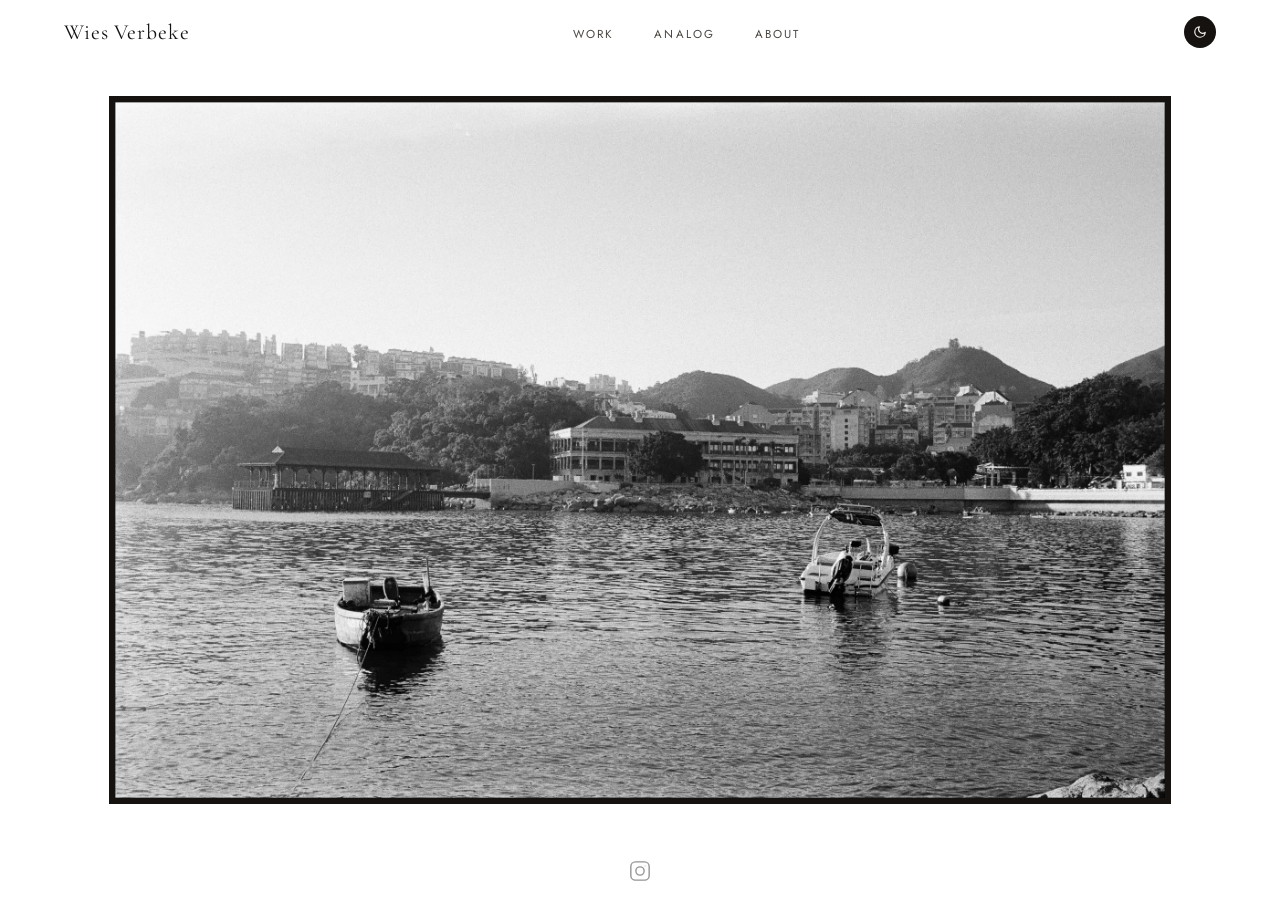
<file: index.html>
<!DOCTYPE html>
<html lang="en">
<head>
  <meta charset="UTF-8" />
  <script>try{var __t=localStorage.getItem('theme')||((window.matchMedia&&window.matchMedia('(prefers-color-scheme:dark)').matches)?'dark':'light');if(__t==='dark')document.documentElement.classList.add('dark');}catch(e){}</script>
  <meta name="viewport" content="width=device-width, initial-scale=1.0" />
  <title>Wies Verbeke — Photography</title>
    <link rel="stylesheet" href="style.css" />
    <link rel="stylesheet" href="fonts/fonts.css" />
    <link rel="icon" type="image/png" href="/favicon-96x96.png" sizes="96x96" />
    <link rel="icon" type="image/svg+xml" href="/favicon.svg" />
    <link rel="shortcut icon" href="/favicon.ico" />
    <link rel="apple-touch-icon" sizes="180x180" href="/apple-touch-icon.png" />
    <meta name="apple-mobile-web-app-title" content="Wies Verbeke" />
    <link rel="manifest" href="/site.webmanifest" />
    <link rel="preload" as="image" href="photos/IMG_3914.webp">
    <!-- ── SEO meta ── -->
  <meta name="description" content="Film photographer. Portfolio of street, landscape, and analog photography by Wies Verbeke." />
  <meta name="author" content="Wies Verbeke" />
  <link rel="canonical" href="https://wiesverbeke.com/" />

  <!-- ── Open Graph (Facebook, LinkedIn, WhatsApp, iMessage) ── -->
  <meta property="og:title" content="Wies Verbeke — Film Photographer" />
  <meta property="og:description" content="Film photographer. Portfolio of street, landscape, and analog photography by Wies Verbeke." />
  <meta property="og:image" content="https://wiesverbeke.com/photos/IMG_3914.webp" />
  <meta property="og:url" content="https://wiesverbeke.com/" />
  <meta property="og:type" content="website" />
  <meta property="og:site_name" content="Wies Verbeke" />

  <!-- ── Twitter Card ── -->
  <meta name="twitter:card" content="summary_large_image" />
  <meta name="twitter:title" content="Wies Verbeke — Film Photographer" />
  <meta name="twitter:description" content="Film photographer. Portfolio of street, landscape, and analog photography by Wies Verbeke." />
  <meta name="twitter:image" content="https://wiesverbeke.com/photos/IMG_3914.webp" />
  <script type="application/ld+json">
{
  "@context": "https://schema.org",
  "@type": "Person",
  "name": "Wies Verbeke",
  "jobTitle": "Film Photographer",
  "url": "https://wiesverbeke.com",
  "image": "https://wiesverbeke.com/photos/Trasher-cat-with-sunglasses.webp",
  "email": "wiesverbeke-photo@proton.me",
  "sameAs": [
    "https://www.instagram.com/wiesverbeke/"
  ]
}
  </script>
</head>
<body class="page-home">

  <!-- ── Navigation ── -->
  <nav class="nav">
    <a href="/" class="nav__logo">Wies Verbeke</a>
    <ul class="nav__links">
      <li><a href="/work">Work</a></li>
      <li><a href="/analog">Analog</a></li>
      <li><a href="/about">About</a></li>
    </ul>
      <button class="nav__toggle" id="nav-toggle" aria-label="Open menu" aria-expanded="false">
      <span class="nav__toggle-bar"></span>
      <span class="nav__toggle-bar"></span>
      <span class="nav__toggle-bar"></span>
    </button>
  </nav>

  <!-- ── MOBILE FULL-SCREEN MENU ── -->
  <div class="nav__mobile" id="nav-mobile">
    <a href="/work">Work</a>
    <a href="/analog">Analog</a>
    <a href="/about">About</a>
  </div>


  <!-- ── Centered Hero ── -->
  <main class="home-stage">
    <img
      class="home-photo"
      src="photos/IMG_3914.webp"
      alt="Two boats moored in a calm harbour, hillside city in the background"
      loading="eager"
    />
  </main>

  <!-- ── Instagram Footer ── -->
  <footer class="home-footer">
    <a href="https://www.instagram.com/wiesverbeke/" target="_blank" rel="noopener" aria-label="Instagram">
      <svg xmlns="http://www.w3.org/2000/svg" width="22" height="22" viewBox="0 0 24 24" fill="none" stroke="currentColor" stroke-width="1.5" stroke-linecap="round" stroke-linejoin="round">
        <rect x="2" y="2" width="20" height="20" rx="5" ry="5"/>
        <circle cx="12" cy="12" r="4.5"/>
        <circle cx="17.5" cy="6.5" r="0.5" fill="currentColor" stroke="none"/>
      </svg>
    </a>
  </footer>

  <script src="nav.js"></script>
  <script src="theme-toggle.js"></script>
</body>
</html>
</file>
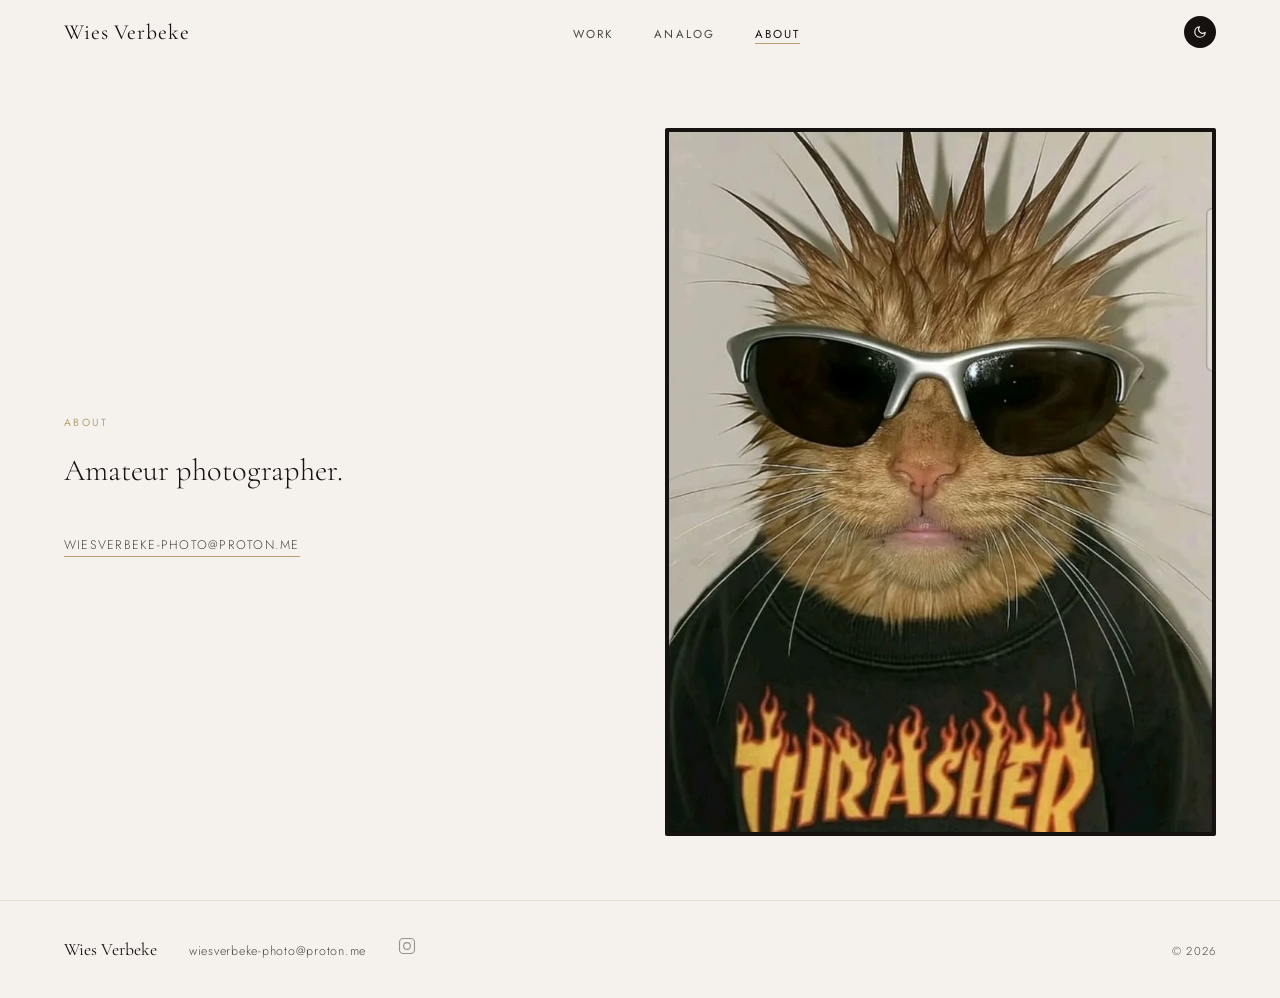
<file: about.html>
<!DOCTYPE html>
<html lang="en">
<head>
  <meta charset="UTF-8" />
  <script>try{var __t=localStorage.getItem('theme')||((window.matchMedia&&window.matchMedia('(prefers-color-scheme:dark)').matches)?'dark':'light');if(__t==='dark')document.documentElement.classList.add('dark');}catch(e){}</script>
  <meta name="viewport" content="width=device-width, initial-scale=1.0" />
  <title>About — Wies Verbeke</title>
  <link rel="stylesheet" href="style.css" />
  <link rel="stylesheet" href="fonts/fonts.css" />
    <link rel="icon" type="image/png" href="/favicon-96x96.png" sizes="96x96" />
    <link rel="icon" type="image/svg+xml" href="/favicon.svg" />
    <link rel="shortcut icon" href="/favicon.ico" />
    <link rel="apple-touch-icon" sizes="180x180" href="/apple-touch-icon.png" />
    <meta name="apple-mobile-web-app-title" content="Wies Verbeke" />
    <link rel="manifest" href="/site.webmanifest" />
    <!-- ── SEO meta ── -->
  <meta name="description" content="About Wies Verbeke, film photographer. Get in touch for collaborations and prints." />
  <meta name="author" content="Wies Verbeke" />
  <link rel="canonical" href="https://wiesverbeke.com/about" />

  <!-- ── Open Graph (Facebook, LinkedIn, WhatsApp, iMessage) ── -->
  <meta property="og:title" content="About — Wies Verbeke" />
  <meta property="og:description" content="About Wies Verbeke, film photographer. Get in touch for collaborations and prints." />
  <meta property="og:image" content="https://wiesverbeke.com/photos/Trasher-cat-with-sunglasses.webp" />
  <meta property="og:url" content="https://wiesverbeke.com/about" />
  <meta property="og:type" content="website" />
  <meta property="og:site_name" content="Wies Verbeke" />

  <!-- ── Twitter Card ── -->
  <meta name="twitter:card" content="summary_large_image" />
  <meta name="twitter:title" content="About — Wies Verbeke" />
  <meta name="twitter:description" content="About Wies Verbeke, film photographer. Get in touch for collaborations and prints." />
  <meta name="twitter:image" content="https://wiesverbeke.com/photos/Trasher-cat-with-sunglasses.webp" />
  <script type="application/ld+json">
{
  "@context": "https://schema.org",
  "@type": "Person",
  "name": "Wies Verbeke",
  "jobTitle": "Film Photographer",
  "url": "https://wiesverbeke.com",
  "image": "https://wiesverbeke.com/photos/Trasher-cat-with-sunglasses.webp",
  "email": "wiesverbeke-photo@proton.me",
  "sameAs": [
    "https://www.instagram.com/wiesverbeke/"
  ]
}
  </script>
</head>
<body class="page-about">

  <!-- ── Navigation ── -->
  <nav class="nav">
    <a href="/" class="nav__logo">Wies Verbeke</a>
    <ul class="nav__links">
      <li><a href="/work">Work</a></li>
      <li><a href="/analog">Analog</a></li>
      <li><a href="/about" class="nav__active">About</a></li>
    </ul>
      <button class="nav__toggle" id="nav-toggle" aria-label="Open menu" aria-expanded="false">
      <span class="nav__toggle-bar"></span>
      <span class="nav__toggle-bar"></span>
      <span class="nav__toggle-bar"></span>
    </button>
  </nav>

  <!-- ── MOBILE FULL-SCREEN MENU ── -->
  <div class="nav__mobile" id="nav-mobile">
    <a href="/work">Work</a>
    <a href="/analog">Analog</a>
    <a href="/about">About</a>
  </div>


  <!-- ── About ── -->
  <main class="about">
    <div class="about__inner">
      <p class="eyebrow">About</p>
      <p class="about__text">
        Amateur photographer.
      </p>
      <a class="about__contact" href="mailto:wiesverbeke-photo@proton.me">wiesverbeke-photo@proton.me</a>
    </div>
    <div class="about__photo">
      <img src="photos/Trasher-cat-with-sunglasses.webp" alt="Portrait of Wies Verbeke" class="about__portrait" />
    </div>
  </main>

  <!-- ── Footer ── -->
  <footer class="footer">
    <div class="footer__inner">
      <p class="footer__name">Wies Verbeke</p>
      <a class="footer__email" href="mailto:wiesverbeke-photo@proton.me">wiesverbeke-photo@proton.me</a>
      <a href="https://www.instagram.com/wiesverbeke/" target="_blank" rel="noopener" aria-label="Instagram" class="footer__instagram">
        <svg xmlns="http://www.w3.org/2000/svg" width="18" height="18" viewBox="0 0 24 24" fill="none" stroke="currentColor" stroke-width="1.5" stroke-linecap="round" stroke-linejoin="round">
          <rect x="2" y="2" width="20" height="20" rx="5" ry="5"/>
          <circle cx="12" cy="12" r="4.5"/>
          <circle cx="17.5" cy="6.5" r="0.5" fill="currentColor" stroke="none"/>
        </svg>
      </a>
      <p class="footer__copy">&copy; 2026</p>
    </div>
  </footer>

  <script src="nav.js"></script>
  <script src="theme-toggle.js"></script>
</body>
</html>
</file>
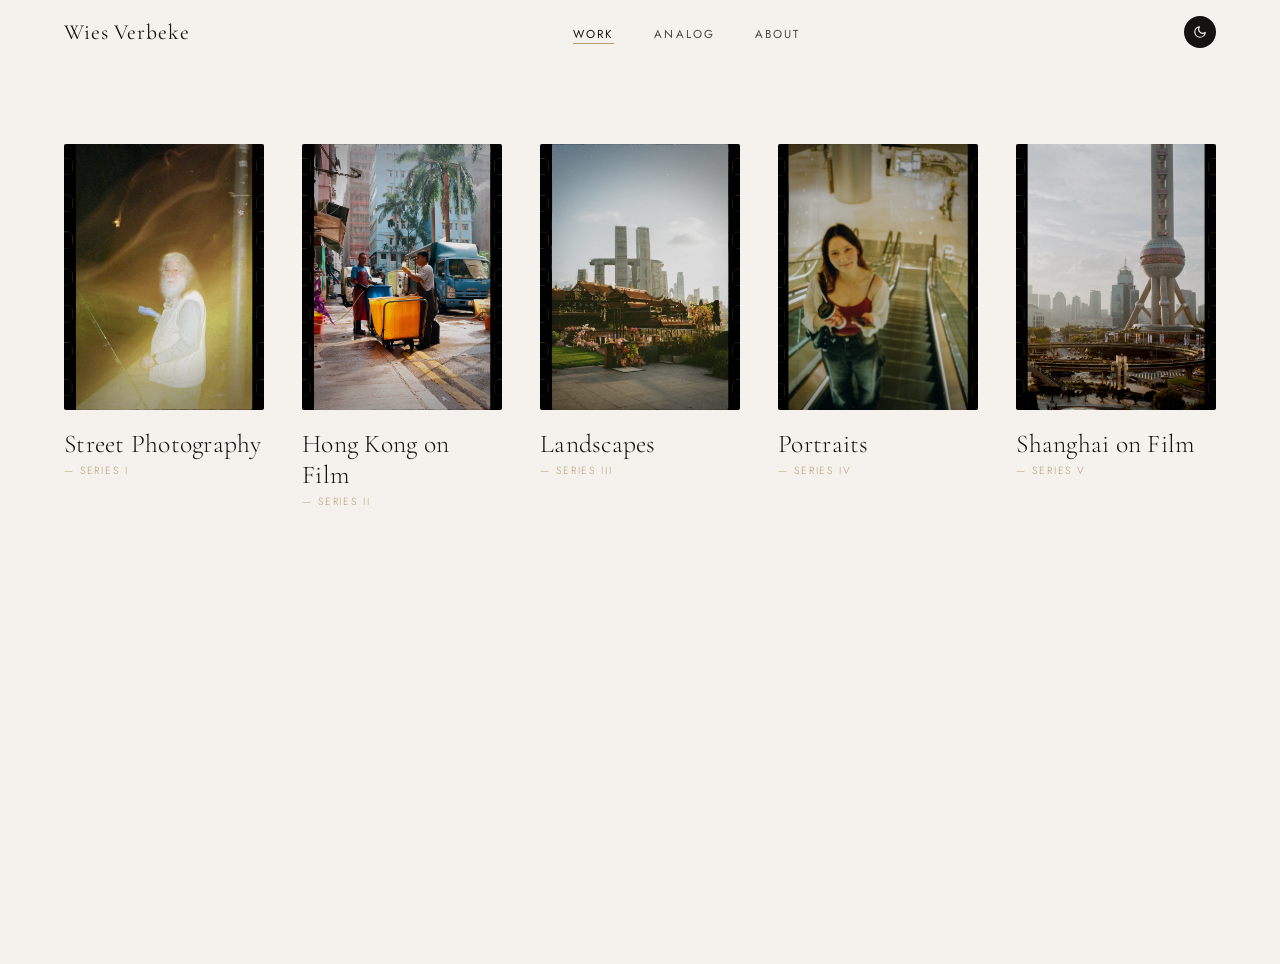
<file: work.html>
<!DOCTYPE html>
<html lang="en">
<head>
  <meta charset="UTF-8" />
  <script>try{var __t=localStorage.getItem('theme')||((window.matchMedia&&window.matchMedia('(prefers-color-scheme:dark)').matches)?'dark':'light');if(__t==='dark')document.documentElement.classList.add('dark');}catch(e){}</script>
  <meta name="viewport" content="width=device-width, initial-scale=1.0" />
  <title>Work — Wies Verbeke</title>
  <link rel="stylesheet" href="style.css" />
  <link rel="stylesheet" href="fonts/fonts.css" />
    <link rel="icon" type="image/png" href="/favicon-96x96.png" sizes="96x96" />
    <link rel="icon" type="image/svg+xml" href="/favicon.svg" />
    <link rel="shortcut icon" href="/favicon.ico" />
    <link rel="apple-touch-icon" sizes="180x180" href="/apple-touch-icon.png" />
    <meta name="apple-mobile-web-app-title" content="Wies Verbeke" />
    <link rel="manifest" href="/site.webmanifest" />
  <!-- ── SEO meta ── -->
  <meta name="description" content="Photography projects by Wies Verbeke: street photography, Hong Kong on film, landscapes, portraits, and Shanghai — all shot on film." />
  <meta name="author" content="Wies Verbeke" />
  <link rel="canonical" href="https://wiesverbeke.com/work" />

  <!-- ── Open Graph (Facebook, LinkedIn, WhatsApp, iMessage) ── -->
  <meta property="og:title" content="Work — Wies Verbeke" />
  <meta property="og:description" content="Photography projects by Wies Verbeke: street photography, Hong Kong on film, landscapes, portraits, and Shanghai — all shot on film." />
  <meta property="og:image" content="https://wiesverbeke.com/photos/50y-Jubileum-34_copy.webp" />
  <meta property="og:url" content="https://wiesverbeke.com/work" />
  <meta property="og:type" content="website" />
  <meta property="og:site_name" content="Wies Verbeke" />

  <!-- ── Twitter Card ── -->
  <meta name="twitter:card" content="summary_large_image" />
  <meta name="twitter:title" content="Work — Wies Verbeke" />
  <meta name="twitter:description" content="Photography projects by Wies Verbeke: street photography, Hong Kong on film, landscapes, portraits, and Shanghai — all shot on film." />
  <meta name="twitter:image" content="https://wiesverbeke.com/photos/50y-Jubileum-34_copy.webp" />
  <script type="application/ld+json">
{
  "@context": "https://schema.org",
  "@type": "Person",
  "name": "Wies Verbeke",
  "jobTitle": "Film Photographer",
  "url": "https://wiesverbeke.com",
  "image": "https://wiesverbeke.com/photos/Trasher-cat-with-sunglasses.webp",
  "email": "wiesverbeke-photo@proton.me",
  "sameAs": [
    "https://www.instagram.com/wiesverbeke/"
  ]
}
  </script>
  <script type="application/ld+json">
{
  "@context": "https://schema.org",
  "@type": "CollectionPage",
  "name": "Work — Wies Verbeke",
  "description": "Photography projects by Wies Verbeke: street photography, Hong Kong on film, landscapes, portraits, and Shanghai — all shot on film.",
  "url": "https://wiesverbeke.com/work",
  "author": {
    "@type": "Person",
    "name": "Wies Verbeke"
  }
}
  </script>
  </head>
<body class="page-work">

  <nav class="nav">
    <a href="/" class="nav__logo">Wies Verbeke</a>
    <ul class="nav__links">
      <li><a href="/work" class="nav__active">Work</a></li>
      <li><a href="/analog">Analog</a></li>
      <li><a href="/about">About</a></li>
    </ul>
      <button class="nav__toggle" id="nav-toggle" aria-label="Open menu" aria-expanded="false">
      <span class="nav__toggle-bar"></span>
      <span class="nav__toggle-bar"></span>
      <span class="nav__toggle-bar"></span>
    </button>
  </nav>

  <!-- ── MOBILE FULL-SCREEN MENU ── -->
  <div class="nav__mobile" id="nav-mobile">
    <a href="/work">Work</a>
    <a href="/analog">Analog</a>
    <a href="/about">About</a>
  </div>


  <main class="projects">

    <a class="project" href="/project-street">
      <div class="project__cover">
        <img src="photos/50y-Jubileum-34_copy.webp" alt="Street photography cover" />
        <div class="project__overlay">
          <span class="project__cta">View project →</span>
        </div>
      </div>
      <div class="project__meta">
        <h2 class="project__title">Street Photography</h2>
        <span class="project__count">— Series I</span>
      </div>
    </a>

    <a class="project" href="/project-hongkong">
      <div class="project__cover">
        <img src="photos/IMG_3066_2.webp" alt="Hong Kong on film cover" />
        <div class="project__overlay">
          <span class="project__cta">View project →</span>
        </div>
      </div>
      <div class="project__meta">
        <h2 class="project__title">Hong Kong on Film</h2>
        <span class="project__count">— Series II</span>
      </div>
    </a>

    <a class="project" href="/project-landscapes">
      <div class="project__cover">
        <img src="photos/1758190450-25276400-2_copy.webp" alt="Landscapes cover" />
        <div class="project__overlay">
          <span class="project__cta">View project →</span>
        </div>
      </div>
      <div class="project__meta">
        <h2 class="project__title">Landscapes</h2>
        <span class="project__count">— Series III</span>
      </div>
    </a>

    <a class="project" href="/project-portraits">
      <div class="project__cover project__cover--placeholder">
        <img src="photos/1758190356-50958100.webp" alt="Portraits cover" />
        <div class="project__overlay">
          <span class="project__cta">View project →</span>
        </div>
      </div>
      <div class="project__meta">
        <h2 class="project__title">Portraits</h2>
        <span class="project__count">— Series IV</span>
      </div>
    </a>

    <a class="project" href="/project-shanghai">
      <div class="project__cover">
        <img src="photos/shanghai_005_copy.webp" alt="Shanghai on Film cover" />
        <div class="project__overlay">
          <span class="project__cta">View project →</span>
        </div>
      </div>
      <div class="project__meta">
        <h2 class="project__title">Shanghai on Film</h2>
        <span class="project__count">— Series V</span>
      </div>
    </a>

  </main>

  <script src="nav.js"></script>
  <script src="theme-toggle.js"></script>
</body>
</html>
</file>
<file: fonts/fonts.css>
/* ─────────────────────────────────────────────────────────────────────
   Self-hosted fonts
   Place this file at fonts/fonts.css and link it from each HTML page:
       <link rel="stylesheet" href="fonts/fonts.css" />
   instead of the Google Fonts <link>.
   ───────────────────────────────────────────────────────────────────── */

/* ── Cormorant Garamond ── */

@font-face {
  font-family: 'Cormorant Garamond';
  font-style: normal;
  font-weight: 300;
  font-display: swap;
  src: url('cormorant-garamond-v21-latin-300.woff2') format('woff2');
}

@font-face {
  font-family: 'Cormorant Garamond';
  font-style: normal;
  font-weight: 400;
  font-display: swap;
  src: url('cormorant-garamond-v21-latin-regular.woff2') format('woff2');
}

@font-face {
  font-family: 'Cormorant Garamond';
  font-style: italic;
  font-weight: 300;
  font-display: swap;
  src: url('cormorant-garamond-v21-latin-300italic.woff2') format('woff2');
}

/* ── Jost ── */

@font-face {
  font-family: 'Jost';
  font-style: normal;
  font-weight: 300;
  font-display: swap;
  src: url('jost-v20-latin-300.woff2') format('woff2');
}

@font-face {
  font-family: 'Jost';
  font-style: normal;
  font-weight: 400;
  font-display: swap;
  src: url('jost-v20-latin-regular.woff2') format('woff2');
}
</file>
<file: style.css>
/* ─────────────────────────────────────────
   WIES VERBEKE — style.css
   Pages: index · work · project · about
   + Gallery + Lightbox
───────────────────────────────────────── */

/* ── Variables ── */
:root {
  --cream:      #f5f2ee;
  --ink:        #151210;
  --ink-light:  #4a4540;
  --gold:       #b89d72;
  --gap:        clamp(0.6rem, 1.2vw, 1rem);
  --radius:     2px;

  --font-display: 'Cormorant Garamond', Georgia, serif;
  --font-ui:      'Jost', 'Helvetica Neue', sans-serif;

  --nav-h: 64px;
  --ease:  cubic-bezier(0.4, 0, 0.2, 1);
  --t:     0.35s;

  --photo-border: #151210;  /* black border in light mode */
}

/* ── Reset ── */
*, *::before, *::after { box-sizing: border-box; margin: 0; padding: 0; }
html { scroll-behavior: smooth; }

body {
  background: var(--cream);
  color: var(--ink);
  font-family: var(--font-ui);
  font-weight: 300;
  -webkit-font-smoothing: antialiased;
  overflow-x: hidden;
  min-height: 100svh;
}

img { display: block; max-width: 100%; height: auto; }
a   { color: inherit; text-decoration: none; }
ul  { list-style: none; }

/* ── Navigation ── */
.nav {
  position: fixed;
  inset: 0 0 auto 0;
  z-index: 100;
  height: var(--nav-h);
  display: flex;
  align-items: center;
  justify-content: space-between;
  padding: 0 clamp(1.5rem, 5vw, 4rem);
  background: transparent;
  border-bottom: none;
}

.nav__logo {
  font-family: var(--font-display);
  font-size: 1.35rem;
  font-weight: 400;
  letter-spacing: 0.04em;
  color: var(--ink);
}

.nav__links {
  display: flex;
  gap: 2.5rem;
}

.nav__links a {
  font-family: var(--font-ui);
  font-size: 0.72rem;
  font-weight: 400;
  letter-spacing: 0.18em;
  text-transform: uppercase;
  color: var(--ink-light);
  position: relative;
  padding-bottom: 2px;
  transition: color var(--t) var(--ease);
}

.nav__links a::after {
  content: '';
  position: absolute;
  left: 0; bottom: 0;
  width: 0; height: 1px;
  background: var(--gold);
  transition: width var(--t) var(--ease);
}

.nav__links a:hover,
.nav__links a.nav__active { color: var(--ink); }
.nav__links a:hover::after,
.nav__links a.nav__active::after { width: 100%; }

/* ══════════════════════════════════════
   HOME PAGE
══════════════════════════════════════ */
.page-home {
  background: #fff;
  display: flex;
  flex-direction: column;
  min-height: 100svh;
}


.home-stage {
  flex: 1;
  display: flex;
  align-items: center;
  justify-content: center;
  padding: calc(var(--nav-h) + 2rem) clamp(2rem, 8vw, 8rem) 2rem;
}

.home-photo {
  display: block;
  max-width: 100%;
  max-height: calc(100svh - var(--nav-h) - 8rem);
  width: auto;
  height: auto;
  object-fit: contain;
  border: 6px solid var(--photo-border);
  animation: photoReveal 1.2s var(--ease) forwards;
  opacity: 0;
}

@keyframes photoReveal {
  from { opacity: 0; transform: translateY(12px); }
  to   { opacity: 1; transform: translateY(0); }
}

.home-footer {
  display: flex;
  justify-content: center;
  padding: 1.5rem;
}

.home-footer a {
  color: var(--ink);
  opacity: 0.45;
  transition: opacity var(--t) var(--ease);
}
.home-footer a:hover { opacity: 1; }

/* ══════════════════════════════════════
   WORK PAGE — Project Cards
══════════════════════════════════════ */
.projects {
  display: flex;
  align-items: flex-start;
  gap: clamp(1.5rem, 3vw, 3rem);
  padding: calc(var(--nav-h) + 5rem) clamp(1.5rem, 5vw, 4rem) 5rem;
  min-height: 100svh;
}

.project {
  flex: 1;
  display: flex;
  flex-direction: column;
  gap: 1.1rem;
  cursor: pointer;
}

.project__cover {
  position: relative;
  aspect-ratio: 3 / 4;
  overflow: hidden;
  border-radius: var(--radius);
  background: #e8e4de;
}

.project__cover img {
  width: 100%; height: 100%;
  object-fit: cover;
  transition: transform 0.8s var(--ease), filter 0.8s var(--ease);
  filter: brightness(0.92);
}

.project:hover .project__cover img {
  transform: scale(1.05);
  filter: brightness(0.75);
}

.project__overlay {
  position: absolute;
  inset: 0;
  display: flex;
  align-items: center;
  justify-content: center;
  opacity: 0;
  transition: opacity var(--t) var(--ease);
}

.project:hover .project__overlay { opacity: 1; }

.project__cover--placeholder { background: #e0dbd4; }
.project__overlay--always    { opacity: 1; }

.project__cta {
  font-family: var(--font-ui);
  font-size: 0.7rem;
  font-weight: 400;
  letter-spacing: 0.2em;
  text-transform: uppercase;
  color: #f5f2ee;
  border-bottom: 1px solid rgba(245, 242, 238, 0.5);
  padding-bottom: 2px;
}

.project__meta {
  display: flex;
  flex-direction: column;
  gap: 0.25rem;
}

.project__title {
  font-family: var(--font-display);
  font-size: clamp(1.2rem, 2vw, 1.6rem);
  font-weight: 300;
  letter-spacing: 0.01em;
  transition: color var(--t) var(--ease);
}
.project:hover .project__title { color: var(--ink-light); }

.project__count {
  font-family: var(--font-ui);
  font-size: 0.65rem;
  letter-spacing: 0.18em;
  text-transform: uppercase;
  color: var(--gold);
}

/* ══════════════════════════════════════
   PROJECT PAGE HEADER
══════════════════════════════════════ */
.page-header {
  padding: calc(var(--nav-h) + 3.5rem) clamp(1.5rem, 5vw, 4rem) 2.5rem;
}

.back-link {
  display: inline-block;
  font-family: var(--font-ui);
  font-size: 0.68rem;
  letter-spacing: 0.14em;
  text-transform: uppercase;
  color: var(--ink-light);
  margin-bottom: 1.5rem;
  transition: color var(--t) var(--ease);
}
.back-link:hover { color: var(--ink); }

.eyebrow {
  font-family: var(--font-ui);
  font-size: 0.65rem;
  font-weight: 400;
  letter-spacing: 0.22em;
  text-transform: uppercase;
  color: var(--gold);
  margin-top: 0.5rem;
}

.page-title {
  font-family: var(--font-display);
  font-size: clamp(2rem, 4vw, 3.25rem);
  font-weight: 300;
  letter-spacing: 0.01em;
  margin-bottom: 0.25rem;
}

/* ══════════════════════════════════════
   GALLERY — vertical, one photo per row
   Each frame sits at its true aspect ratio,
   centred and capped to the viewport height,
   so a square and a 3:2 both read comfortably.
   Nothing is ever cropped.
══════════════════════════════════════ */
.gallery {
  padding-bottom: clamp(3rem, 8vh, 6rem);
}

.gallery__grid {
  display: flex;
  flex-direction: column;
  align-items: center;
  gap: clamp(3.5rem, 9vh, 7rem);
  padding: 0 clamp(1.5rem, 5vw, 4rem);
}

.gallery__item {
  display: flex;
  flex-direction: column;
  align-items: center;
  gap: 1rem;
  max-width: 100%;
}

/* The bordered frame — this is the click target for the lightbox */
.gallery__frame {
  overflow: hidden;
  border-radius: var(--radius);
  border: 4px solid var(--photo-border);
  background: #e8e4de;
  cursor: zoom-in;
  max-width: 100%;
  line-height: 0;              /* no inline-image descender gap */
}

.gallery__frame img {
  display: block;
  width: auto;
  height: auto;
  max-width: 100%;
  max-height: min(80vh, 900px);
  transition: transform 0.7s var(--ease), filter 0.7s var(--ease);
  filter: brightness(0.97);
}

.gallery__frame:hover img {
  transform: scale(1.02);
  filter: brightness(1.05);
}

/* location · date · film stock, under each frame */
.gallery__caption {
  font-family: var(--font-ui);
  font-size: 0.68rem;
  letter-spacing: 0.16em;
  text-transform: uppercase;
  color: var(--ink-light);
  text-align: center;
  line-height: 1.6;
}
.gallery__caption .sep { opacity: 0.45; margin: 0 0.5rem; }

/* Fade-in on scroll */
.fade-target {
  opacity: 0;
  transform: translateY(16px);
  transition: opacity 0.7s var(--ease), transform 0.7s var(--ease);
  will-change: opacity, transform;
}
.fade-target.is-visible {
  opacity: 1;
  transform: translateY(0);
}

/* ══════════════════════════════════════
   LIGHTBOX
══════════════════════════════════════ */
.lightbox {
  display: none;
  position: fixed;
  inset: 0;
  z-index: 500;
  background: rgba(15, 12, 10, 0.97);
  align-items: center;
  justify-content: center;
}

.lightbox.is-open {
  display: flex;
  animation: lbFadeIn 0.3s var(--ease);
}

@keyframes lbFadeIn {
  from { opacity: 0; }
  to   { opacity: 1; }
}

.lightbox__stage {
  display: flex;
  align-items: center;
  justify-content: center;
  width: 100%;
  height: 100%;
  padding: clamp(3rem, 6vw, 5rem);
}

.lightbox__img {
  max-width: 100%;
  max-height: 100%;
  width: auto;
  height: auto;
  object-fit: contain;
  border-radius: var(--radius);
  border: 4px solid var(--photo-border);
  animation: lbImgIn 0.35s var(--ease);
  box-shadow: 0 32px 80px rgba(0,0,0,0.7);
}

@keyframes lbImgIn {
  from { opacity: 0; transform: scale(0.96); }
  to   { opacity: 1; transform: scale(1); }
}

.lightbox__close {
  position: absolute;
  top: 1.5rem; right: 2rem;
  background: none;
  border: none;
  color: rgba(245, 242, 238, 0.55);
  font-size: 2.5rem;
  line-height: 1;
  cursor: pointer;
  transition: color var(--t) var(--ease), transform var(--t) var(--ease);
  z-index: 10;
}
.lightbox__close:hover { color: #fff; transform: rotate(90deg); }

.lightbox__arrow {
  position: absolute;
  top: 50%;
  transform: translateY(-50%);
  background: none;
  border: none;
  color: rgba(245, 242, 238, 0.45);
  font-size: 2rem;
  cursor: pointer;
  padding: 1rem 1.5rem;
  transition: color var(--t) var(--ease);
  z-index: 10;
}
.lightbox__arrow:hover { color: #fff; }
.lightbox__arrow--prev { left: 0.5rem; }
.lightbox__arrow--next { right: 0.5rem; }

/* ── Lightbox metadata ── */
.lightbox__metadata {
  position: absolute;
  bottom: clamp(1.2rem, 3vh, 2rem);
  left: 50%;
  transform: translateX(-50%);
  display: flex;
  align-items: center;
  flex-wrap: wrap;
  justify-content: center;
  gap: 0.6rem;
  white-space: normal;
  max-width: 90vw;
  text-align: center;
  pointer-events: none;
  z-index: 10;
}

.lightbox__meta-location {
  font-family: var(--font-display);
  font-style: italic;
  font-weight: 300;
  font-size: clamp(0.78rem, 1.2vw, 0.92rem);
  color: rgba(245, 242, 238, 0.75);
  letter-spacing: 0.02em;
}

.lightbox__meta-sep {
  font-family: var(--font-ui);
  font-size: 0.55rem;
  color: rgba(245, 242, 238, 0.3);
  line-height: 1;
}

.lightbox__meta-date,
.lightbox__meta-filmstock {
  font-family: var(--font-ui);
  font-weight: 300;
  font-size: clamp(0.65rem, 1vw, 0.75rem);
  letter-spacing: 0.12em;
  text-transform: uppercase;
  color: rgba(245, 242, 238, 0.5);
}

/* ══════════════════════════════════════
   ABOUT PAGE
══════════════════════════════════════ */
.about {
  min-height: calc(100svh - var(--nav-h) - 120px);
  display: flex;
  align-items: center;
  justify-content: space-between;
  gap: clamp(3rem, 8vw, 8rem);
  padding: calc(var(--nav-h) + 4rem) clamp(1.5rem, 5vw, 4rem) 4rem;
}

.about__inner { max-width: 480px; flex-shrink: 0; }

.about__photo {
  flex-shrink: 0;
  border-radius: var(--radius);
  overflow: hidden;
  background: #e8e4de;
  margin-left: auto;
}

.about__portrait {
  display: block;
  width: auto;
  height: auto;
  max-height: calc(100svh - var(--nav-h) - 8rem);
  max-width: 100%;
  object-fit: contain;
  border: 4px solid var(--photo-border);
}

.about__text {
  font-family: var(--font-display);
  font-size: clamp(1.4rem, 2.5vw, 1.9rem);
  font-weight: 300;
  line-height: 1.65;
  color: var(--ink);
  margin-top: 1rem;
}

.about__contact {
  display: inline-block;
  margin-top: 2.5rem;
  font-size: 0.78rem;
  letter-spacing: 0.1em;
  text-transform: uppercase;
  color: var(--ink-light);
  border-bottom: 1px solid var(--gold);
  padding-bottom: 2px;
  transition: color var(--t) var(--ease);
}
.about__contact:hover { color: var(--ink); }

/* ══════════════════════════════════════
   FOOTER
══════════════════════════════════════ */
.footer {
  padding: clamp(2rem, 4vh, 3.5rem) clamp(1.5rem, 5vw, 4rem);
  border-top: 1px solid rgba(184, 157, 114, 0.25);
}

.footer__inner {
  display: flex;
  align-items: baseline;
  gap: 2rem;
  flex-wrap: wrap;
}

.footer__name {
  font-family: var(--font-display);
  font-size: 1.1rem;
  font-weight: 400;
}

.footer__email {
  font-size: 0.78rem;
  letter-spacing: 0.06em;
  color: var(--ink-light);
  border-bottom: 1px solid transparent;
  padding-bottom: 1px;
  transition: border-color var(--t) var(--ease), color var(--t) var(--ease);
}
.footer__email:hover { color: var(--ink); border-color: var(--gold); }

.footer__instagram {
  color: var(--ink-light);
  opacity: 0.55;
  display: flex;
  align-items: center;
  transition: opacity var(--t) var(--ease), color var(--t) var(--ease);
}
.footer__instagram:hover { opacity: 1; color: var(--ink); }

.footer__copy {
  margin-left: auto;
  font-size: 0.72rem;
  letter-spacing: 0.1em;
  color: var(--ink-light);
}


/* ══════════════════════════════════════
   MOBILE NAV (base styles — must come BEFORE the @media queries
   below, so the @media rules can override them)
══════════════════════════════════════ */

/* ── HAMBURGER BUTTON ── */
.nav__toggle {
  display: none;             /* hidden by default; shown via the media query */
  background: none;
  border: none;
  padding: 0.5rem;
  cursor: pointer;
  flex-direction: column;
  justify-content: center;
  align-items: center;
  gap: 4px;
  width: 36px;
  height: 36px;
  z-index: 9100;             /* above the mobile menu so the X stays tappable */
  position: relative;
}

.nav__toggle-bar {
  display: block;
  width: 22px;
  height: 1px;
  background: var(--ink);
  transition: transform var(--t) var(--ease), opacity var(--t) var(--ease);
  transform-origin: center;
}

/* ── MOBILE FULL-SCREEN MENU ── */
.nav__mobile {
  position: fixed;
  inset: 0;
  z-index: 9000;             /* above lightboxes, photo cards, and the nav bar */
  background: var(--cream);
  display: flex;
  flex-direction: column;
  align-items: center;
  justify-content: center;
  gap: 2.5rem;
  opacity: 0;
  pointer-events: none;
  transition: opacity var(--t) var(--ease);
}

.nav__mobile a {
  font-family: var(--font-display);
  font-size: 2rem;
  font-weight: 300;
  color: var(--ink);
  letter-spacing: 0.02em;
  position: relative;
  padding-bottom: 4px;
}

.nav__mobile a::after {
  content: '';
  position: absolute;
  left: 50%;
  bottom: 0;
  width: 0;
  height: 1px;
  background: var(--gold);
  transition: width var(--t) var(--ease), left var(--t) var(--ease);
}

.nav__mobile a:hover::after,
.nav__mobile a.nav__active::after {
  width: 100%;
  left: 0;
}
/* ══════════════════════════════════════
   RESPONSIVE
══════════════════════════════════════ */
@media (max-width: 900px) {
  .projects {
    flex-direction: column;
    align-items: stretch;
    gap: 3rem;
  }
  .project__cover { aspect-ratio: 4 / 3; }
  .about {
    flex-direction: column;
    align-items: flex-start;
  }
  .about__photo {
    width: 100%;
    max-width: 100%;
    aspect-ratio: 4 / 3;
  }
}

@media (max-width: 768px) {
  .nav__links { gap: 1.5rem; }
}

/* ══════════════════════════════════════
   THEME TOGGLE BUTTON
══════════════════════════════════════ */
.theme-toggle {
  display: flex;
  align-items: center;
  justify-content: center;
  width: 32px;
  height: 32px;
  border-radius: 50%;
  border: none;
  background: var(--ink);
  color: var(--cream);
  cursor: pointer;
  flex-shrink: 0;
  transition: background var(--t) var(--ease), color var(--t) var(--ease),
              transform 0.15s var(--ease);
}
.theme-toggle:hover  { transform: scale(1.1); }
.theme-toggle:active { transform: scale(0.95); }

/* ══════════════════════════════════════
   DARK MODE
   Variables cascade automatically to
   every element that uses var(--cream),
   var(--ink), var(--ink-light).
   Only hardcoded rgba values need explicit
   overrides below.
══════════════════════════════════════ */
html.dark {
  --cream:        #131210;
  --ink:          #e8e3da;
  --ink-light:    #908878;
  --photo-border: #e8e3da;  /* white/cream border in dark mode */
}

/* Home page background in dark mode */
html.dark .page-home {
  background: var(--cream);
}

/* Placeholder tile backgrounds */
html.dark .project__cover,
html.dark .gallery__frame,
html.dark .about__photo {
  background: #1e1c1a;
}

/* Mobile nav overlay */
html.dark .nav__mobile {
  background: var(--cream);
}

/* ══════════════════════════════════════
   RESPONSIVE
══════════════════════════════════════ */
@media (max-width: 480px) {
  /* Hide the inline nav links — they're replaced by a hamburger menu */
  .nav__links { display: none; }

  /* Tighter rhythm between photos on phones */
  .gallery__grid { gap: 2.5rem; }

  /* Show the hamburger button only on small screens */
  .nav__toggle { display: flex; }

  /* Group toggle + hamburger to the right side on mobile */
  .theme-toggle { margin-left: auto; margin-right: 0.5rem; }

  /* When the menu is open, swap the icon to an "X" */
  body.nav-open .nav__toggle-bar:nth-child(1) {
    transform: translateY(6px) rotate(45deg);
  }
  body.nav-open .nav__toggle-bar:nth-child(2) {
    opacity: 0;
  }
  body.nav-open .nav__toggle-bar:nth-child(3) {
    transform: translateY(-6px) rotate(-45deg);
  }

  /* Full-screen menu overlay */
  body.nav-open .nav__mobile {
    opacity: 1;
    pointer-events: auto;
  }
  /* Lift the nav bar above the overlay so the hamburger X stays tappable */
  body.nav-open .nav {
    z-index: 9200;
  }
  body.nav-open { overflow: hidden; }
}

/* ══════════════════════════════════════
   SCROLLING NAV — project + work pages
   Nav is not sticky; it scrolls away with the page.
══════════════════════════════════════ */
.page-project .nav,
.page-work .nav {
  position: static;
}

/* Remove the top-padding offset that only existed to clear the fixed nav */
.page-project .page-header {
  padding-top: 3.5rem;
}

.page-work .projects {
  padding-top: 5rem;
}
</file>
